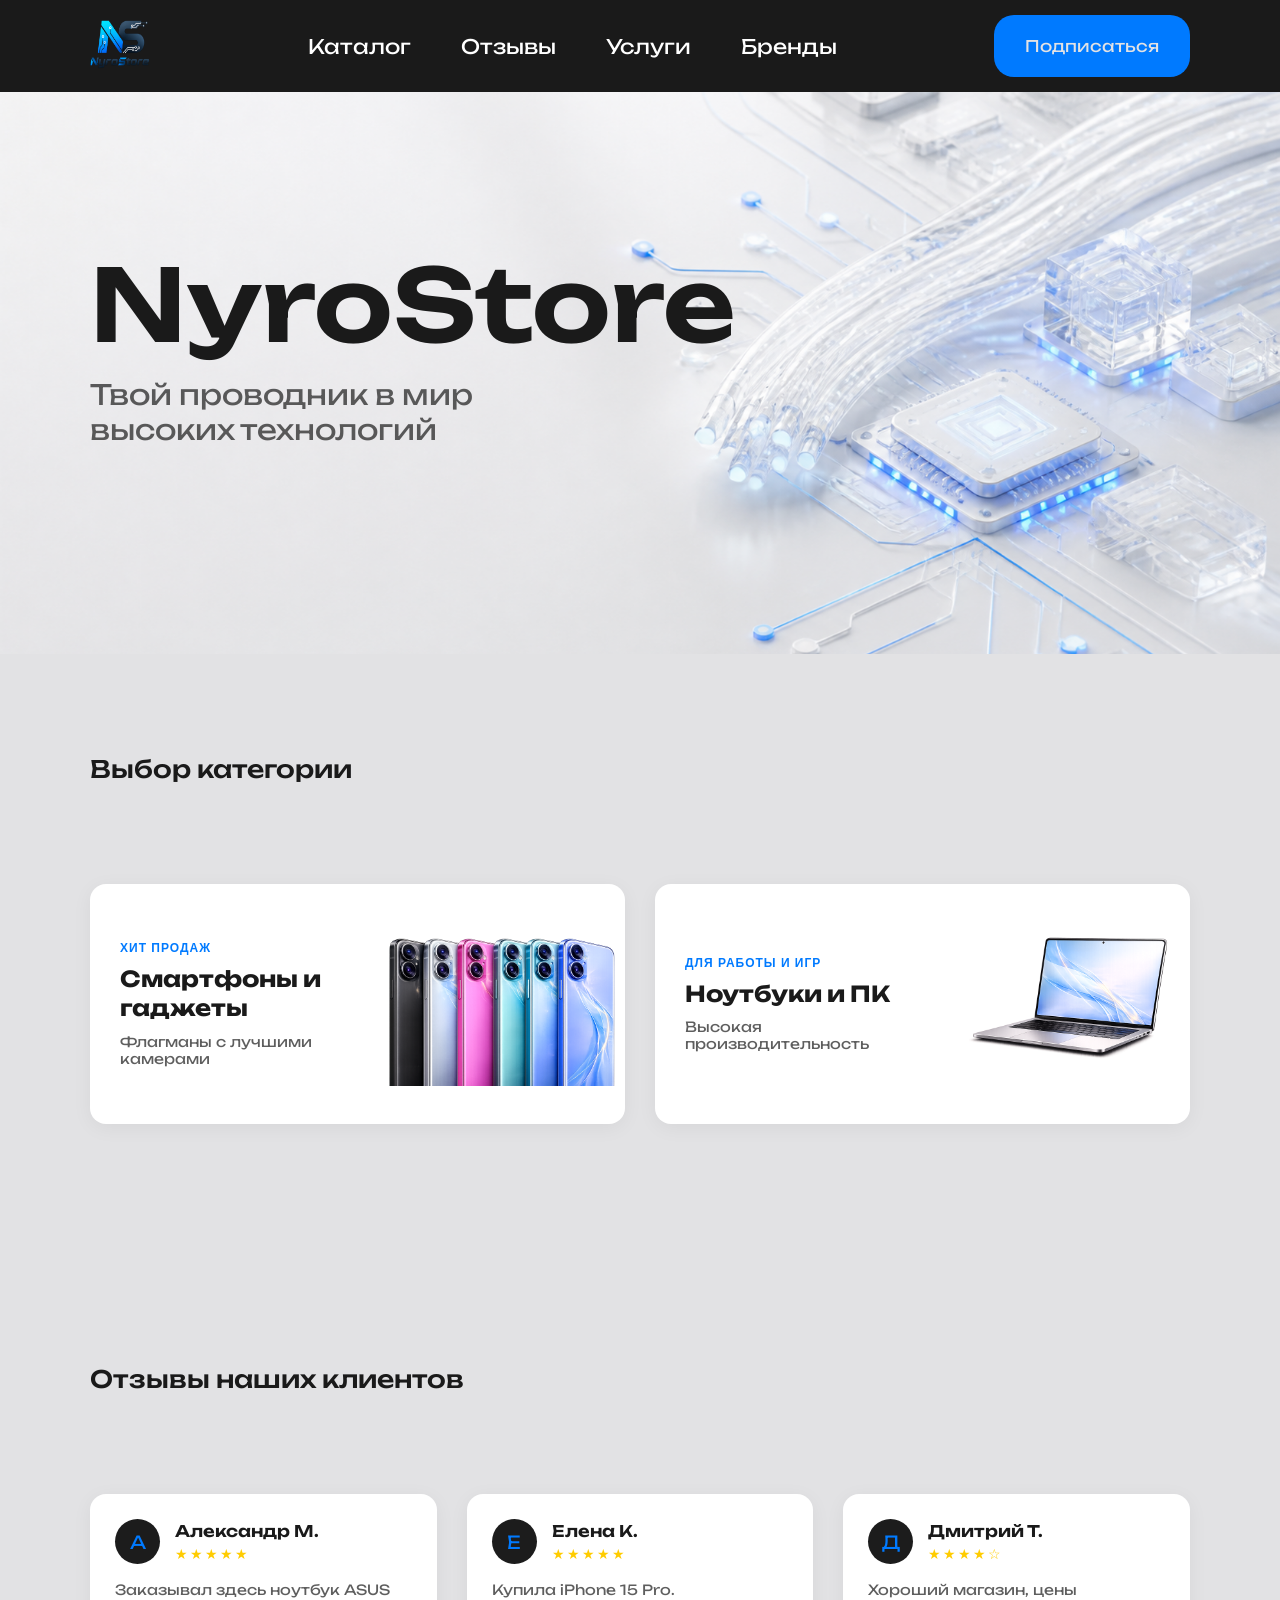
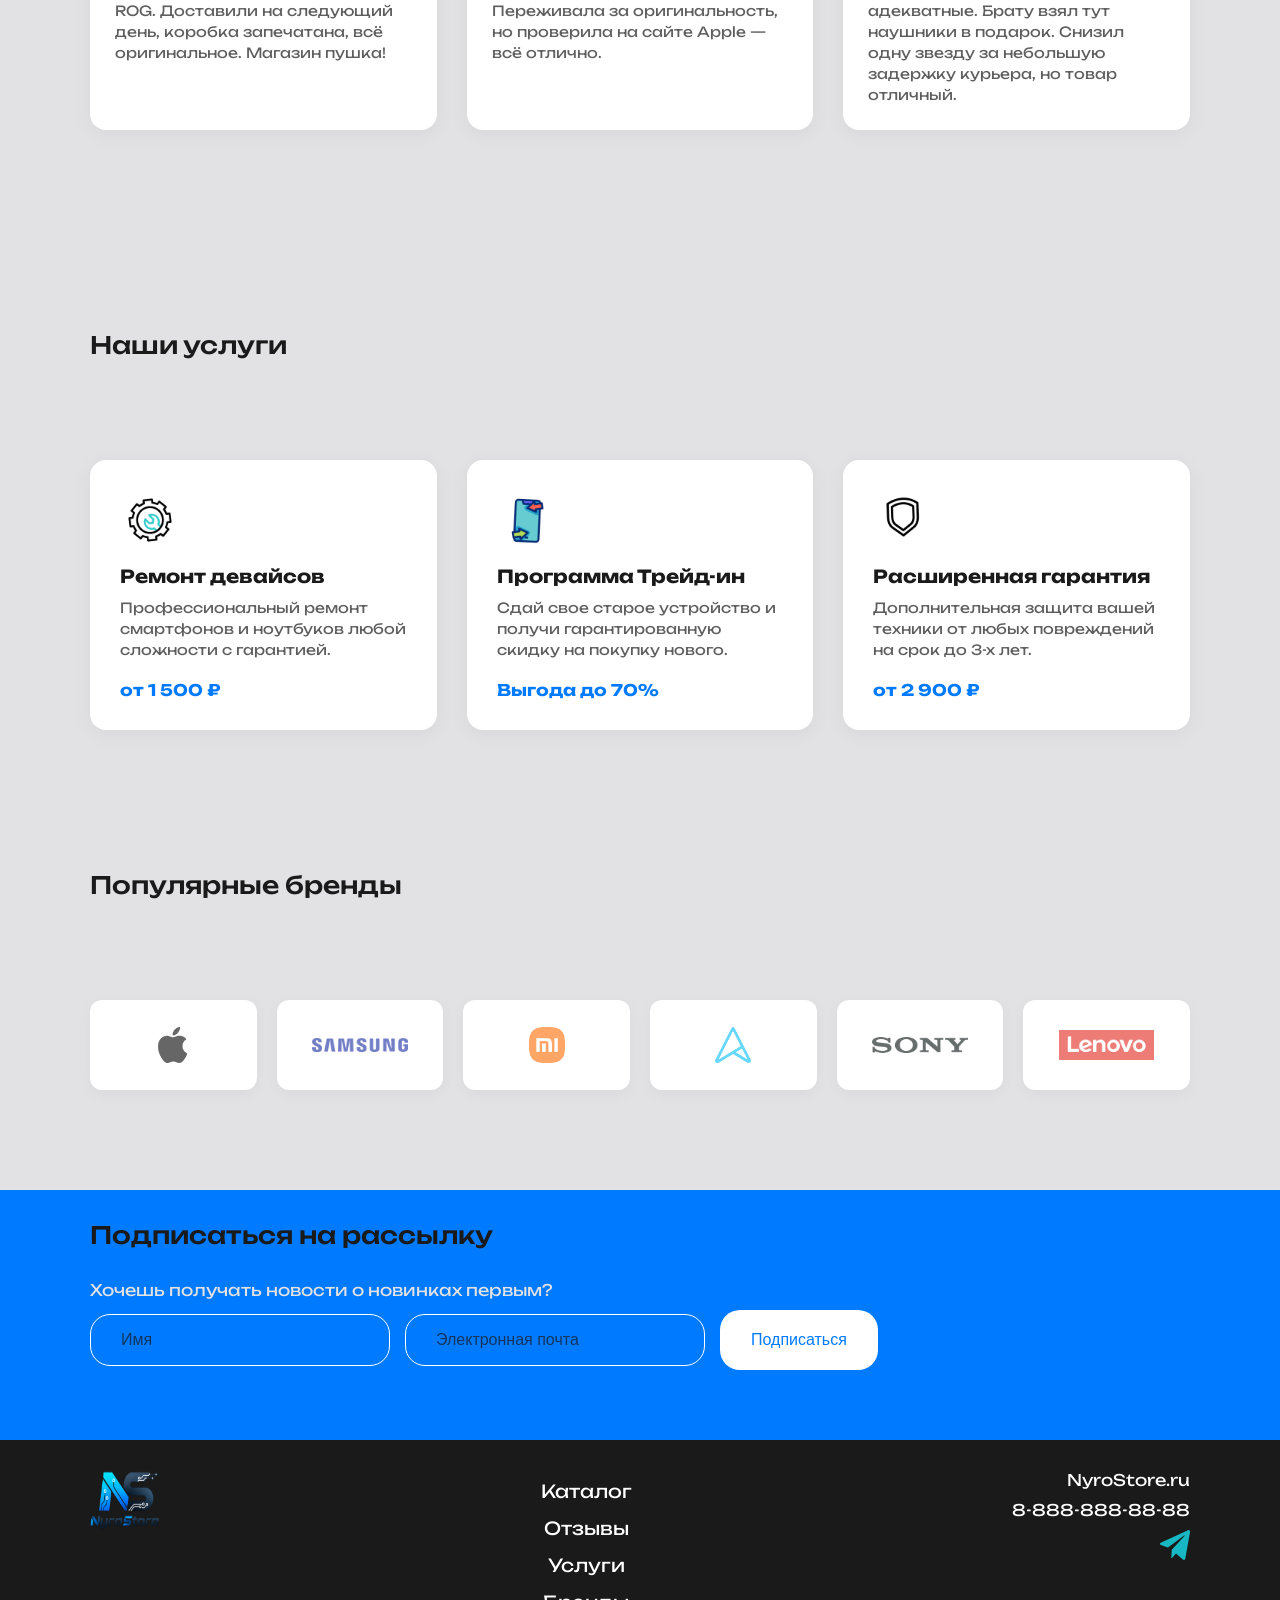
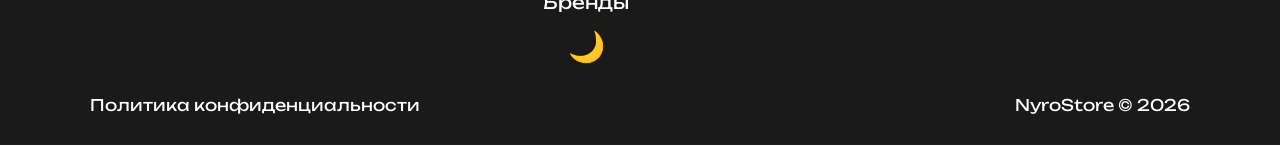
<file: index.html>
<!DOCTYPE html>
<html lang="ru">

<head>
  <meta charset="UTF-8">
  <meta name="viewport" content="width=device-width, initial-scale=1.0">
  <title>NyroStore</title>
  <link rel="stylesheet" href="css/reset.css">
  <link rel="stylesheet" href="css/fonts.css">
  <link rel="stylesheet" href="css/style.css">
  <link rel="stylesheet" href="css/media.css">
</head>

<body>
  <div class="header-placeholder">

  </div>

  <!---->

  <main class="main">
    <section class="hero">
      <div class="container">
        <h1 class="hero__title title">NyroStore</h1>
        <p class="hero__subtitle">Твой проводник в мир <br>высоких технологий</p>
      </div>
    </section>

    <section class="categories" id="categories">
      <div class="container">
        <h2 class="categories__title title">Выбор категории</h2>

        <div class="categories-grid">

          <!-- Карточка Смартфонов -->
          <a href="telefon.html" class="category-card">
            <div class="category-card__info">
              <span class="category-card__badge">Хит продаж</span>
              <h3 class="category-card__title">Смартфоны и гаджеты</h3>
              <p class="category-card__desc">Флагманы с лучшими камерами</p>
            </div>
            <div class="category-card__img-wrap">
              <img src="img/phone.png" alt="Телефоны" class="category-card__img">
            </div>
          </a>

          <!-- Карточка Ноутбуков -->
          <a href="noutbuk.html" class="category-card">
            <div class="category-card__info">
              <span class="category-card__badge">Для работы и игр</span>
              <h3 class="category-card__title">Ноутбуки и ПК</h3>
              <p class="category-card__desc">Высокая производительность</p>
            </div>
            <div class="category-card__img-wrap">
              <img src="img/pc.png" alt="Ноутбуки" class="category-card__img">
            </div>
          </a>

        </div>
      </div>
    </section>

    <section class="reviews-section" id="reviews-section">
      <div class="container">
        <h2 class="section-title title">Отзывы наших клиентов</h2>

        <div class="reviews-grid">

          <div class="review-card">
            <div class="review-card__header">
              <div class="review-card__user">
                <div class="review-card__avatar">А</div>
                <div>
                  <h4 class="review-card__name">Александр М.</h4>
                  <div class="review-card__stars">★★★★★</div>
                </div>
              </div>
            </div>
            <p class="review-card__text">Заказывал здесь ноутбук ASUS ROG. Доставили на следующий день, коробка
              запечатана, всё оригинальное. Магазин пушка!</p>
          </div>

          <div class="review-card">
            <div class="review-card__header">
              <div class="review-card__user">
                <div class="review-card__avatar">Е</div>
                <div>
                  <h4 class="review-card__name">Елена К.</h4>
                  <div class="review-card__stars">★★★★★</div>
                </div>
              </div>
            </div>
            <p class="review-card__text">Купила iPhone 15 Pro. Переживала за оригинальность, но проверила на сайте Apple
              — всё отлично. </p>
          </div>

          <div class="review-card">
            <div class="review-card__header">
              <div class="review-card__user">
                <div class="review-card__avatar">Д</div>
                <div>
                  <h4 class="review-card__name">Дмитрий Т.</h4>
                  <div class="review-card__stars">★★★★☆</div>
                </div>
              </div>
            </div>
            <p class="review-card__text">Хороший магазин, цены адекватные. Брату взял тут наушники в подарок. Снизил
              одну звезду за небольшую задержку курьера, но товар отличный.</p>
          </div>

        </div>
      </div>
    </section>


    <section class="services-section" id="services-section">
      <div class="container">
        <h2 class="section-title title">Наши услуги</h2>

        <div class="services-grid">

          <div class="service-card">
            <div class="service-card__icon">
              <img src="img/settings.gif" alt="settings">
            </div>
            <h3 class="service-card__title">Ремонт девайсов</h3>
            <p class="service-card__desc">Профессиональный ремонт смартфонов и ноутбуков любой сложности с гарантией.
            </p>
            <span class="service-card__price">от 1 500 ₽</span>
          </div>

          <div class="service-card">
            <div class="service-card__icon">
              <img src="img/exchange.gif" alt="exchange">
            </div>
            <h3 class="service-card__title">Программа Трейд-ин</h3>
            <p class="service-card__desc">Сдай свое старое устройство и получи гарантированную скидку на покупку нового.
            </p>
            <span class="service-card__price">Выгода до 70%</span>
          </div>

          <div class="service-card">
            <div class="service-card__icon">
              <img src="img/shield.gif" alt="shield">
            </div>
            <h3 class="service-card__title">Расширенная гарантия</h3>
            <p class="service-card__desc">Дополнительная защита вашей техники от любых повреждений на срок до 3-х лет.
            </p>
            <span class="service-card__price">от 2 900 ₽</span>
          </div>

        </div>
      </div>
    </section>



    <section class="brands-section" id="brands-section">
      <div class="container">
        <h2 class="section-title title">Популярные бренды</h2>

        <div class="brands-grid">
          <div class="brand-item">
            <img src="img/apple-dark-256.png" alt="Apple">
          </div>
          <div class="brand-item">
            <img src="img/samsung-logo.png" alt="Samsung">
          </div>
          <div class="brand-item">
            <img src="img/xiaomi-sign-logo.png" alt="Xiaomi">
          </div>
          <div class="brand-item">
            <img src="img/asus-sign-logo.png" alt="Asus">
          </div>
          <div class="brand-item">
            <img src="img/sony-logo.png" alt="Sony">
          </div>
          <div class="brand-item">
            <img src="img/lenovo-logo.png" alt="Lenovo">
          </div>
        </div>
      </div>
    </section>


    <div class="subscribe-placeholder"></div>


  </main>

  <!---->

  <footer class="footer-placeholder">

  </footer>

  <script src="js/get-blocks.js"></script>
  <script src="js/script.js"></script>
</body>

</html>
</file>
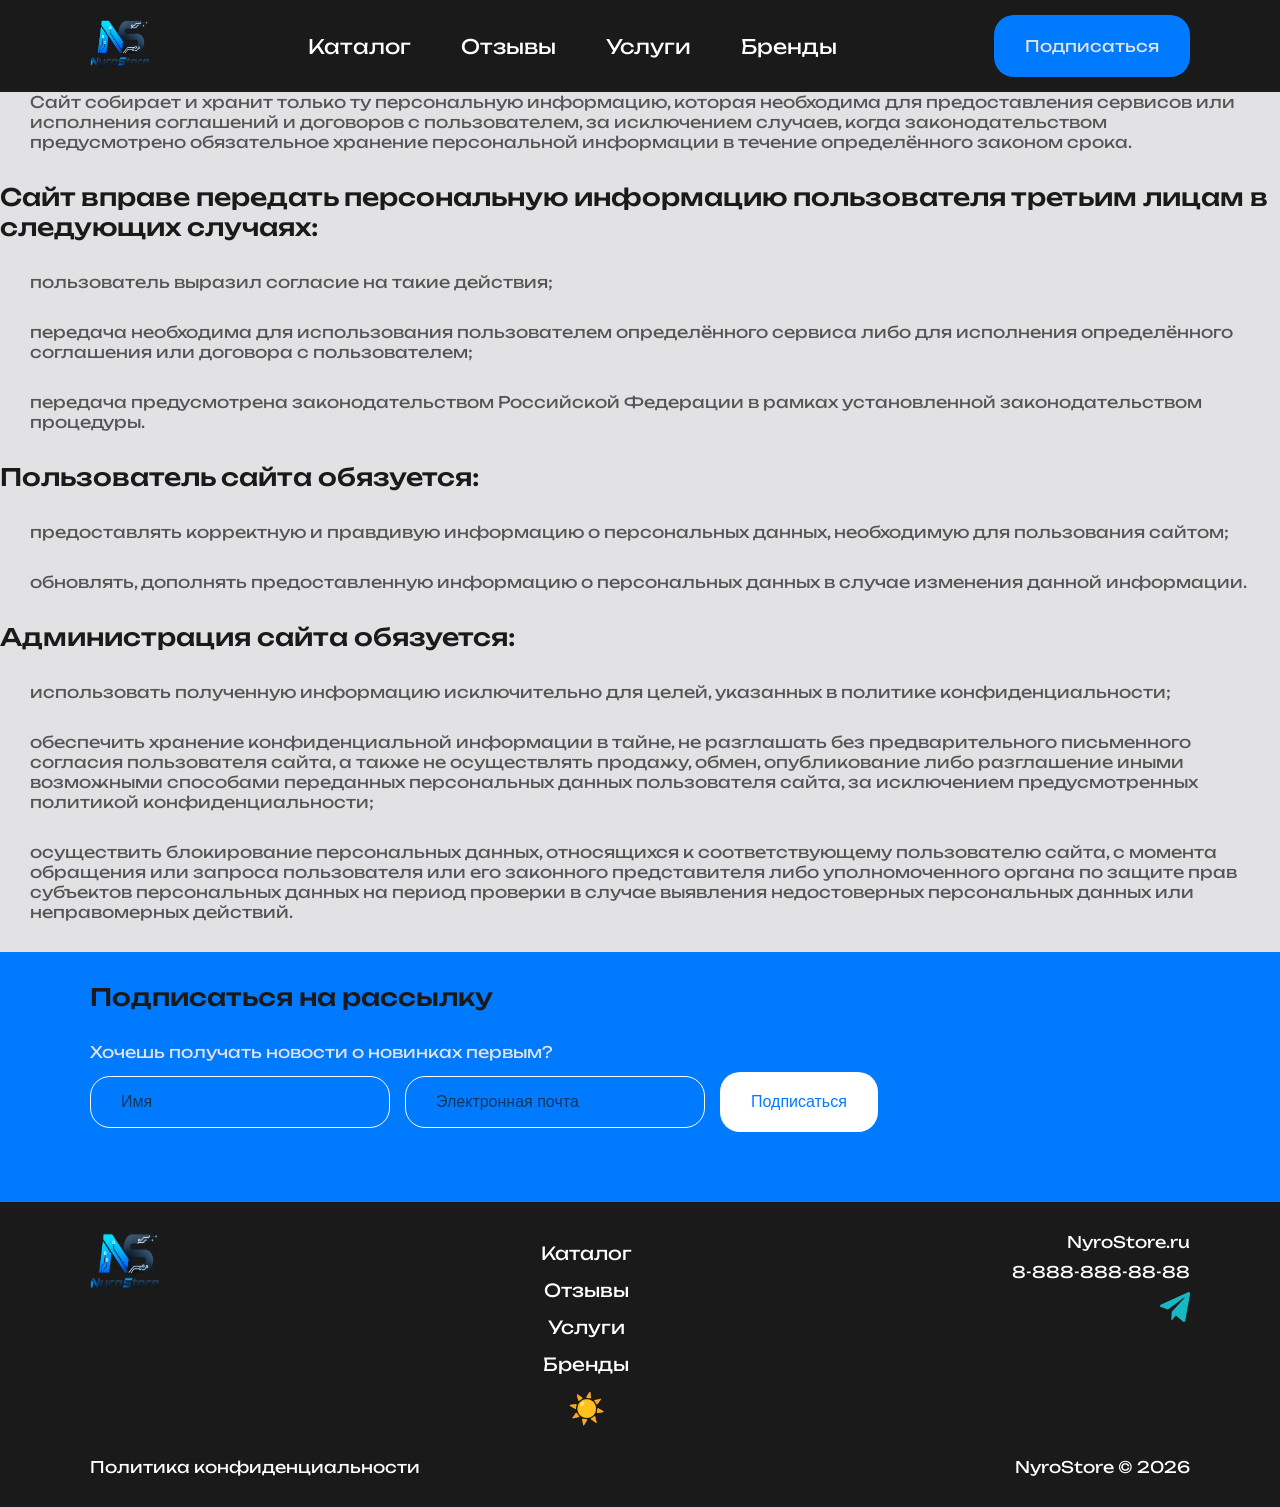
<file: politic.html>
<!DOCTYPE html>
<html lang="ru">

<head>
    <meta charset="UTF-8">
    <meta name="viewport" content="width=device-width, initial-scale=1.0">
    <title>Политика - NyroStore</title>
    <link rel="stylesheet" href="css/reset.css">
    <link rel="stylesheet" href="css/fonts.css">
    <link rel="stylesheet" href="css/style.css">
    <link rel="stylesheet" href="css/media.css">
</head>

<body>

    <div class="header-placeholder"></div>


    <main>
        <p class="politic__subtitle">Сайт собирает и хранит только ту персональную информацию, которая необходима для
            предоставления сервисов или исполнения соглашений и договоров с пользователем, за исключением случаев, когда
            законодательством предусмотрено обязательное хранение персональной информации в течение определённого
            законом срока.</p>

        <h1 class="politic__title title">Сайт вправе передать персональную информацию пользователя третьим лицам в
            следующих случаях:</h1>
        <p class="politic__subtitle"> пользователь выразил согласие на такие действия; </p>
        <p class="politic__subtitle">передача необходима для использования пользователем определённого сервиса либо для
            исполнения определённого соглашения или договора с пользователем;</p>
        <p class="politic__subtitle">передача предусмотрена законодательством Российской Федерации в рамках
            установленной законодательством процедуры.</p>
        <h1 class="politic__title title">Пользователь сайта обязуется:</h1>
        <p class="politic__subtitle">предоставлять корректную и правдивую информацию о персональных данных, необходимую
            для пользования сайтом;</p>
        <p class="politic__subtitle">обновлять, дополнять предоставленную информацию о персональных данных в случае
            изменения данной информации.</p>
        <h1 class="politic__title title">Администрация сайта обязуется:</h1>
        <p class="politic__subtitle">использовать полученную информацию исключительно для целей, указанных в политике
            конфиденциальности;</p>
        <p class="politic__subtitle">обеспечить хранение конфиденциальной информации в тайне, не разглашать без
            предварительного письменного согласия пользователя сайта, а также не осуществлять продажу, обмен,
            опубликование либо разглашение иными возможными способами переданных персональных данных пользователя сайта,
            за исключением предусмотренных политикой конфиденциальности;</p>
        <p class="politic__subtitle">осуществить блокирование персональных данных, относящихся к соответствующему
            пользователю сайта, с момента обращения или запроса пользователя или его законного представителя либо
            уполномоченного органа по защите прав субъектов персональных данных на период проверки в случае выявления
            недостоверных персональных данных или неправомерных действий.</p>

        <div class="subscribe-placeholder"></div>
    </main>
    <footer class="footer-placeholder">

    </footer>

    <script src="js/get-blocks.js"></script>
</body>

</html>
</file>
<file: css/fonts.css>
@font-face {
    font-family: "Unbounded";
    src: url("../fonts/Unbounded-VariableFont_wght.ttf");
}
</file>
<file: css/style.css>
:root {
    --main-color: #1a1a1a;
    --main-light-color: #1c1c1c;
    --main-color-opacity: #1a1a1ab3;
    --accent-color: #007aff;
    --hover-accent-color: #47a1ff;
    --active-accent-color: #0056b3;
    --text-main-color: #FFFFFF;
    --text-secondary-color: #b3b3b3;
    --transition: all .2s ease-in;
    --padding-components: 20px 30px;
}

*,
*::before,
*::after {
    transition: background-color 0.3s ease, color 0.3 ease, border-color 0.3s ease, opacity 0.3s ease;
}

.container {
    max-width: 1500px;
    margin: 0 auto;
}

#chengeTheme {
    font-size: 30px;
    background-color: transparent;
    border: none;
    cursor: pointer;
    transition: var(--transition);
}

body {
    font-family: "Unbounded", sans-serif;
    display: flex;
    flex-direction: column;
    min-height: 100vh;
    background-color: #0d0f12;
    transition: background-color 0.3s, color 0.3s;
}

.header {
    background-color: var(--main-color);
    padding: 15px 0;
}


.header__wrapper {
    display: flex;
    justify-content: space-between;
    align-items: center;
}


.header__logo-img {
    width: 60px;
    height: 50px;
}

.header__menu-burger {
    display: none;
    cursor: pointer;
    max-width: 50px;
    max-height: 50px;
    position: relative;
}

.header__menu-list {
    display: flex;
    gap: 50px;
    font-size: 20px;
}

.header__menu--active {
    display: flex;
    position: absolute;
    background-color: var(--main-color);
    padding: 10px 30px 30px;
    flex-direction: column;
    gap: 20px;
    min-width: 180px;
    right: 0;

    border-radius: 0 0 12px 12px;
    box-shadow: 0 10px 25px rgba(0, 0, 0, 0.08);
    border: 1px solid rgba(0, 102, 204, 0.1);
}

.header__menu-link {
    color: var(--text-main-color);
    transition: var(--transition);
}

.header__menu-link:hover {
    color: var(--accent-color);
}

.header__menu-link:active {
    color: var(--active-accent-color);
}

.header__cta {
    font-size: 16px;
    border-radius: 20px;
    background-color: var(--accent-color);
    color: var(--text-secondary-color);
    padding: var(--padding-components);
    transition: var(--transition);
    border: 1px solid transparent;
}

.header__cta:hover {
    background-color: var(--hover-accent-color);
    color: var(--text-main-color);
}

.header__cta:active {
    transform: scale(0.95);
    background-color: var(--text-main-color);
    border: 1px solid var(--text-main-color);
    color: var(--main-color);
    box-shadow: 0 0 25px var(--text-main-color);
}

main {
    flex: 1;
}

.title {
    color: var(--text-main-color);
    font-weight: 500;
    font-size: 24px;
    margin-bottom: 30px;
}

.hero {
    background-image: url("../img/hero-logo_black.webp");
    background-size: cover;
    padding: 150px 0 182px;
    color: var(--main-color);
    background-position: center;
}

.hero__title {
    font-weight: 600;
    font-size: 100px;
    margin-bottom: 10px;
}

.hero__subtitle {
    color: var(--text-secondary-color);
    font-weight: 400;
    font-size: 28px;
    margin-bottom: 25px;
}

/**/

.categories {
    padding-bottom: 100px;
}

.categories__title {
    margin-top: 100px;
}


.back-link,
.products__title {
    display: block;
    text-align: left;
    margin-left: 0;
    padding-left: 0;
}

.back-link {
    margin-top: 20px;
    margin-bottom: 10px;
    color: #17b7c3;
    text-decoration: none;
    font-weight: bold;
}

.back-link:hover {
    text-decoration: underline;
}

.products-grid {
    display: grid;
    grid-template-columns: repeat(5, 1fr);
    gap: 40px;
    padding: 30px 0;
    width: 100%;
}

.product-card {
    background-color: var(--main-color);
    border-radius: 12px;
    padding: 15px;
    border: 1px solid rgba(23, 183, 195, 0.1);
    text-align: left;
    display: flex;
    flex-direction: column;
}

.product-card img {
    width: 100%;
    height: 140px;
    object-fit: contain;
    margin-bottom: 12px;
}

.product-card h3 {
    font-size: 14px;
    margin: 0 0 8px 0;
    color: var(--text-main-color);
}

.product-card p {
    font-size: 15px;
    font-weight: bold;
    margin: 0 0 12px 0;
    color: var(--accent-color);
}

.product-card button {
    width: 100%;
    padding: 8px;
    background-color: var(--accent-color);
    color: var(--main-color);
    border: 1px solid transparent;
    border-radius: 6px;
    font-weight: bold;
    cursor: pointer;
    margin-top: auto;
    transition: var(--transition);
}

.product-card button:hover {
    background-color: var(--hover-accent-color);
    color: var(--text-main-color);
}

.product-card button:active {
    transform: scale(0.95);
    background-color: var(--text-main-color);
    border: 1px solid var(--text-main-color);
    color: var(--main-color);
    box-shadow: 0 0 25px var(--text-main-color);
}

/*                                         */

.categories-grid {
    display: grid;
    grid-template-columns: repeat(2, 1fr);
    gap: 30px;
    padding: 40px 0;
    width: 100%;
}

.categories__title {
    margin-bottom: 60px;
}

.category-card {
    background-color: var(--main-color);
    border-radius: 16px;
    display: flex;
    justify-content: space-between;
    align-items: center;
    padding: 30px;
    text-decoration: none;
    overflow: hidden;
    box-shadow: 0 4px 20px rgba(0, 0, 0, 0.05);
    transition: var(--transition);
    height: 240px;
}

.category-card:hover {
    transform: translateY(-5px);
    box-shadow: 0 10px 30px rgba(0, 102, 204, 0.15);
}

.category-card:active {
    transform: scale(0.96) translateY(2px);
    background-color: var(--main-light-color);
    box-shadow: 0 2px 8px rgba(0, 0, 0, 0.02);
}

.category-card:active .category-card__img {
    transform: scale(0.92);
}

.category-card__info {
    display: flex;
    flex-direction: column;
    align-items: flex-start;
    text-align: left;
    max-width: 55%;
}

.category-card__badge {
    font-family: 'Inter', sans-serif;
    font-size: 12px;
    font-weight: bold;
    color: var(--accent-color);
    text-transform: uppercase;
    letter-spacing: 1px;
    margin-bottom: 10px;
}

.category-card__title {
    font-family: 'Unbounded', sans-serif;
    font-size: 22px;
    color: var(--text-main-color);
    margin: 0 0 10px 0;
    line-height: 1.3;
}

.category-card__desc {
    font-size: 14px;
    color: var(--text-secondary-color);
    margin: 0;
}

.category-card__img-wrap {
    width: 40%;
    height: 100%;
    display: flex;
    align-items: center;
    justify-content: center;
}

.category-card__img {
    max-width: 130%;
    max-height: 100%;
    object-fit: contain;
    transition: var(--transition);
}

.category-card:hover .category-card__img {
    transform: scale(1.08);
}

/*                                   */

.reviews-section {
    padding: 100px 0;
    width: 100%;
}

.section-title {
    margin-bottom: 100px;
}

.reviews-grid {
    display: grid;
    grid-template-columns: repeat(3, 1fr);
    gap: 30px;
    margin-top: 20px;
}

.review-card {
    background-color: var(--main-color);
    border-radius: 16px;
    padding: 25px;
    box-shadow: 0 4px 20px rgba(0, 0, 0, 0.05);
    display: flex;
    flex-direction: column;
    text-align: left;
}

.review-card__header {
    display: flex;
    align-items: center;
    margin-bottom: 15px;
}

.review-card__user {
    display: flex;
    align-items: center;
    gap: 15px;
}

.review-card__avatar {
    width: 45px;
    height: 45px;
    background-color: var(--main-light-color);
    color: var(--accent-color);
    border-radius: 50%;
    display: flex;
    align-items: center;
    justify-content: center;
    font-size: 18px;
}

.review-card__name {
    font-size: 16px;
    font-weight: 600;
    color: var(--text-main-color);
    margin: 0 0 4px 0;
}

.review-card__stars {
    color: #ffcc00;
    font-size: 14px;
    letter-spacing: 2px;
}

.review-card__text {
    font-size: 14px;
    line-height: 1.5;
    color: var(--text-secondary-color);
    margin: 0;
}

/*                                   */

.services-section {
    padding: 100px 0;
    width: 100%;
}

.services-grid {
    display: grid;
    grid-template-columns: repeat(3, 1fr);
    gap: 30px;
    margin-top: 30px;
}

.service-card__icon {
    width: 60px;
    height: 60px;
    margin-bottom: 15px;
}

.service-card__icon img {
    width: 100%;
    height: 100%;
    object-fit: contain;
    mix-blend-mode: multiply;
}


.service-card {
    background-color: var(--main-color);
    border-radius: 16px;
    padding: 30px;
    box-shadow: 0 4px 20px rgba(0, 0, 0, 0.05);
    text-align: left;
    display: flex;
    flex-direction: column;
    transition: var(--transition);
}

.service-card:hover {
    transform: translateY(-5px);
    box-shadow: 0 10px 30px rgba(0, 102, 204, 0.1);
}

.service-card__icon {
    font-size: 36px;
    margin-bottom: 15px;
}

.service-card__title {
    font-size: 18px;
    color: var(--text-main-color);
    margin: 0 0 10px 0;
}

.service-card__desc {
    font-size: 14px;
    line-height: 1.5;
    color: var(--text-secondary-color);
    margin: 0 0 20px 0;
    flex-grow: 1;
}

.service-card__price {
    font-size: 16px;
    font-weight: bold;
    color: var(--accent-color);
}

/*                                   */

.brands-section {
    padding-top: 40px;
    padding-bottom: 100px;
    width: 100%;
}

.brands-grid {
    display: grid;
    grid-template-columns: repeat(6, 1fr);
    gap: 20px;
    margin-top: 30px;
}

.brand-item {
    background-color: var(--main-color);
    border-radius: 12px;
    height: 90px;
    display: flex;
    align-items: center;
    justify-content: center;
    box-shadow: 0 4px 15px rgba(0, 0, 0, 0.04);
    transition: var(--transition);
    padding: 15px;
}

.brand-item:hover {
    transform: translateY(-3px);
    box-shadow: 0 8px 25px rgba(0, 102, 204, 0.1);
    border-color: var(--accent-color);
}

.brand-item img {
    max-width: 70%;
    max-height: 60%;
    object-fit: contain;
    opacity: 0.6;
    transition: var(--transition);
}

.brand-item:hover img {
    opacity: 1;
    transform: scale(1.05);
}

/*                                   */
.subscribe {
    background-color: var(--accent-color);
    color: var(--main-color);
    padding: 30px 0 70px;

}

.subscribe__text {
    color: var(--text-secondary-color);
}

.subscribe__wrapper {
    display: flex;
    justify-content: space-between;
    align-items: center;
    flex-wrap: wrap;
    gap: 10px;
}

.subscribe__form {
    display: flex;
    align-items: center;
    gap: 15px;
    flex-wrap: wrap;
}

.subscribe__form-input {
    font-size: 16px;
    border: 1px solid var(--main-color);
    border-radius: 20px;
    padding: 16px 30px;
    background-color: transparent;
    outline: none;
    width: 300px;
}

.subscribe__form-input.required {
    box-shadow: 0px 0px 15px 2px red;
}

.subscribe__form-input::placeholder {
    color: var(--main-color-opacity);
}

.subscribe__form-btn {
    color: var(--accent-color);
    background-color: var(--main-color);
    padding: var(--padding-components);
    border-radius: 20px;
    font-size: 16px;
    border: none;
    cursor: pointer;
    transition: var(--transition);
    border: 1px solid transparent;
}

.subscribe__form-btn:hover {
    color: var(--hover-accent-color);
}

.subscribe__form-btn:active {
    transform: scale(0.95);
    background-color: var(--text-main-color);
    border: 1px solid var(--text-main-color);
    color: var(--main-color);
    box-shadow: 0 0 25px var(--text-main-color);
}


/*                       */


.footer {
    background-color: var(--main-color);
    padding: 30px 0;
}

.footer__wrapper-top {
    display: flex;
    justify-content: space-between;
    align-items: start;
    margin-bottom: 30px;
}


.footer__logo-img {
    width: 70px;
    height: 60px;
}


.footer__menu-list {
    display: flex;
    flex-direction: column;
    gap: 10px;
    align-items: center;
}

.footer__contacts {
    display: flex;
    flex-direction: column;
    gap: 10px;
    align-items: end;
}


.footer__menu-link {
    font-size: 18px;
    margin-bottom: 5px;
}

.footer__menu-link,
.footer__contacts-item {
    color: var(--text-main-color);
    transition: var(--transition);
}

.footer__menu-link:hover,
.footer__contacts-item:hover {
    color: var(--accent-color);
}


.footer__contacts-item.contacts-icon {
    max-width: 30px;
    max-height: 30px;
}

.contacts-icon {
    display: inline-block;
    transition: var(--transition);
}

.contacts-icon:hover {
    transform: scale(1.1);
    filter: drop-shadow(0 0 8px #007aff);
}

.contacts-icon:active {
    transform: scale(0.95);
}

.footer__wrapper-bottom {
    display: flex;
    justify-content: space-between;
    align-items: center;
    color: var(--text-main-color);
    gap: 50px;
}

.footer__tg {
    color: var(--accent-color);
}

.footer__polit {
    color: var(--secondary-color);
    transition: var(--transition);
    display: inline;
}

.footer__polit:hover {
    color: var(--accent-color);
}

.footer__copyright {
    transition: var(--transition);
}

.footer__copyright:hover {
    color: var(--accent-color);
}

.politic__subtitle {
    color: var(--text-secondary-color);
    font-weight: 400;
    font-size: 16px;
    margin: 0 30px 30px;
}
</file>
<file: css/media.css>
@media(prefers-color-scheme: light) {
    :root {
        --main-color: #ffffff;
        --text-main-color: #1a1a1a;
        --main-color-opacity: #1a1a1ab3;
        --text-secondary-color: #e2e2e4;
        color-scheme: light;
    }


    body {
        background-color: var(--text-secondary-color);
    }

    .hero {
        background-image: url("../img/hero-logo_white.webp");
    }

    .hero__subtitle {
        color: var(--main-color-opacity);
    }

    .category-card__desc {
        color: var(--main-color-opacity);
    }

    .category-card:active {
        background-color: var(--main-color);
    }

    .header,
    .footer {
        background-color: var(--text-main-color);

    }

    .footer a {
        color: var(--main-color);
    }

    .footer__copyright {
        color: var(--main-color);
    }

    .header__menu-link {
        color: var(--main-color);
    }

    .header__menu--active {
        background-color: var(--text-main-color);
    }

    .review-card__text {
        color: var(--main-color-opacity);
    }

    .service-card__desc {
        color: var(--main-color-opacity);
    }

    .politic__subtitle {
        color: var(--main-color-opacity);
    }
}

body.light-theme {
    --main-color: #ffffff;
    --text-main-color: #1a1a1a;
    --main-color-opacity: #1a1a1ab3;
    --text-secondary-color: #e2e2e4;
    color-scheme: light;
}

body.light-theme {
    background-color: var(--text-secondary-color);
}

body.light-theme .hero {
    background-image: url("../img/hero-logo_white.webp");
}

body.light-theme .hero__subtitle {
    color: var(--main-color-opacity);
}

body.light-theme .category-card__desc {
    color: var(--main-color-opacity);
}

body.light-theme .category-card:active {
    background-color: var(--main-color);
}

body.light-theme .header,
body.light-theme .footer {
    background-color: var(--text-main-color);
}

body.light-theme .footer a {
    color: var(--main-color);
}

body.light-theme .footer__copyright {
    color: var(--main-color);
}

body.light-theme .header__menu-link {
    color: var(--main-color);
}

body.light-theme .header__menu--active {
    background-color: var(--text-main-color);
}

body.light-theme .review-card__text {
    color: var(--main-color-opacity);
}

body.light-theme .service-card__desc {
    color: var(--main-color-opacity);
}

body.light-theme .politic__subtitle {
    color: var(--main-color-opacity);
}

@media (max-width: 1710px) {
    .container {
        max-width: 1500px;
    }

    .products-grid {
        gap: 40px;
    }
}

@media (max-width: 1510px) {
    .container {
        max-width: 1300px;
    }

    .products-grid {
        grid-template-columns: repeat(4, 1fr);
        gap: 25px;
    }

}

@media (max-width: 1310px) {
    .container {
        max-width: 1100px;
    }

    .products-grid {
        grid-template-columns: repeat(3, 1fr);
        gap: 20px;
    }

}


@media (max-width: 1110px) {
    .container {
        max-width: 900px;

    }

    .hero__title {
        font-size: 100px;
    }

    .products-grid {
        grid-template-columns: 1fr;
        gap: 15px;
    }
}

@media (max-width: 910px) {
    .container {
        max-width: 700px;
    }

    .header__menu-list {
        display: none;
    }

    .header__cta {
        display: none;
    }

    .header__menu-burger {
        display: block;
    }

    .hero {
        background-position: left;
    }

    .products-grid {
        grid-template-columns: 1fr;
        gap: 15px;
    }

    .categories-grid {
        grid-template-columns: 1fr;
        gap: 20px;
    }

    .category-card {
        height: 200px;
        padding: 20px;
    }

    .category-card__title {
        font-size: 18px;
    }

    .reviews-grid {
        grid-template-columns: repeat(2, 1fr);
        gap: 25px;
    }

    .services-section {
        padding: 50px 0;
        padding-bottom: 100px;
    }

    .services-grid {
        grid-template-columns: 1fr;
        gap: 20px;
    }

    .brands-grid {
        grid-template-columns: repeat(3, 1fr);
        gap: 15px;
    }
}

@media (max-width: 700px) {
    .container {
        margin-left: 15px;
        margin-right: 15px;
    }

    .hero {
        padding: 100px 0 82px;
    }

    .hero__title {
        font-size: 70px;
    }

    .hero__subtitle {
        font-size: 24px;
    }

    .hero__cta {
        font-size: 18px;
    }

    .products-grid {
        grid-template-columns: 1fr;
        gap: 10px;
    }

    .reviews-grid {
        grid-template-columns: 1fr;
        gap: 20px;
    }


    .brands-grid {
        grid-template-columns: repeat(2, 1fr);
        gap: 10px;
    }

}


@media (max-width: 600px) {
    .products-grid {
        grid-template-columns: 1fr;
        gap: 0;
    }

    .header__logo-img {
        padding-top: 10px;
        padding-left: 15px;
    }

    .header__menu-burger {
        padding-top: 5px;
        padding-right: 15px;
    }
}


@media (max-width: 495px) {
    .hero {
        padding: 80px 0 82px;
    }

    .hero__title {
        font-size: 60px;
    }

    .footer__wrapper-top {
        flex-direction: column;
        gap: 30px;
    }

    .footer__menu-list {
        align-items: start;
    }

    .footer__contacts {
        align-items: start;
    }

    .footer__wrapper-bottom {
        flex-direction: column;
        gap: 10px;
        align-items: start;
    }

}

@media (max-width: 450px) {
    .hero__title {
        font-size: 55px;
    }

    .hero__subtitle {
        font-size: 22px;
    }

    .subscribe__form-input {
        width: 270px;
    }
}

@media (max-width: 405px) {
    .container {
        margin-left: 15px;
        margin-right: 15px;
    }

    .products-grid {
        gap: 15px;
    }

    .hero__title {
        font-size: 46px;
    }

    .hero__subtitle {
        font-size: 18px;
    }

    .categories__title {
        margin-bottom: 30px;
    }

    .section-title {
        margin-bottom: 70px;
    }

    .categories {
        padding-bottom: 0;
    }

    .services-section {
        padding-top: 40px;
    }

    .services-grid {
        margin-top: 20px;
    }
     .products-grid {
        grid-template-columns: 1fr !important;
        gap: 0;
    }
}
</file>
